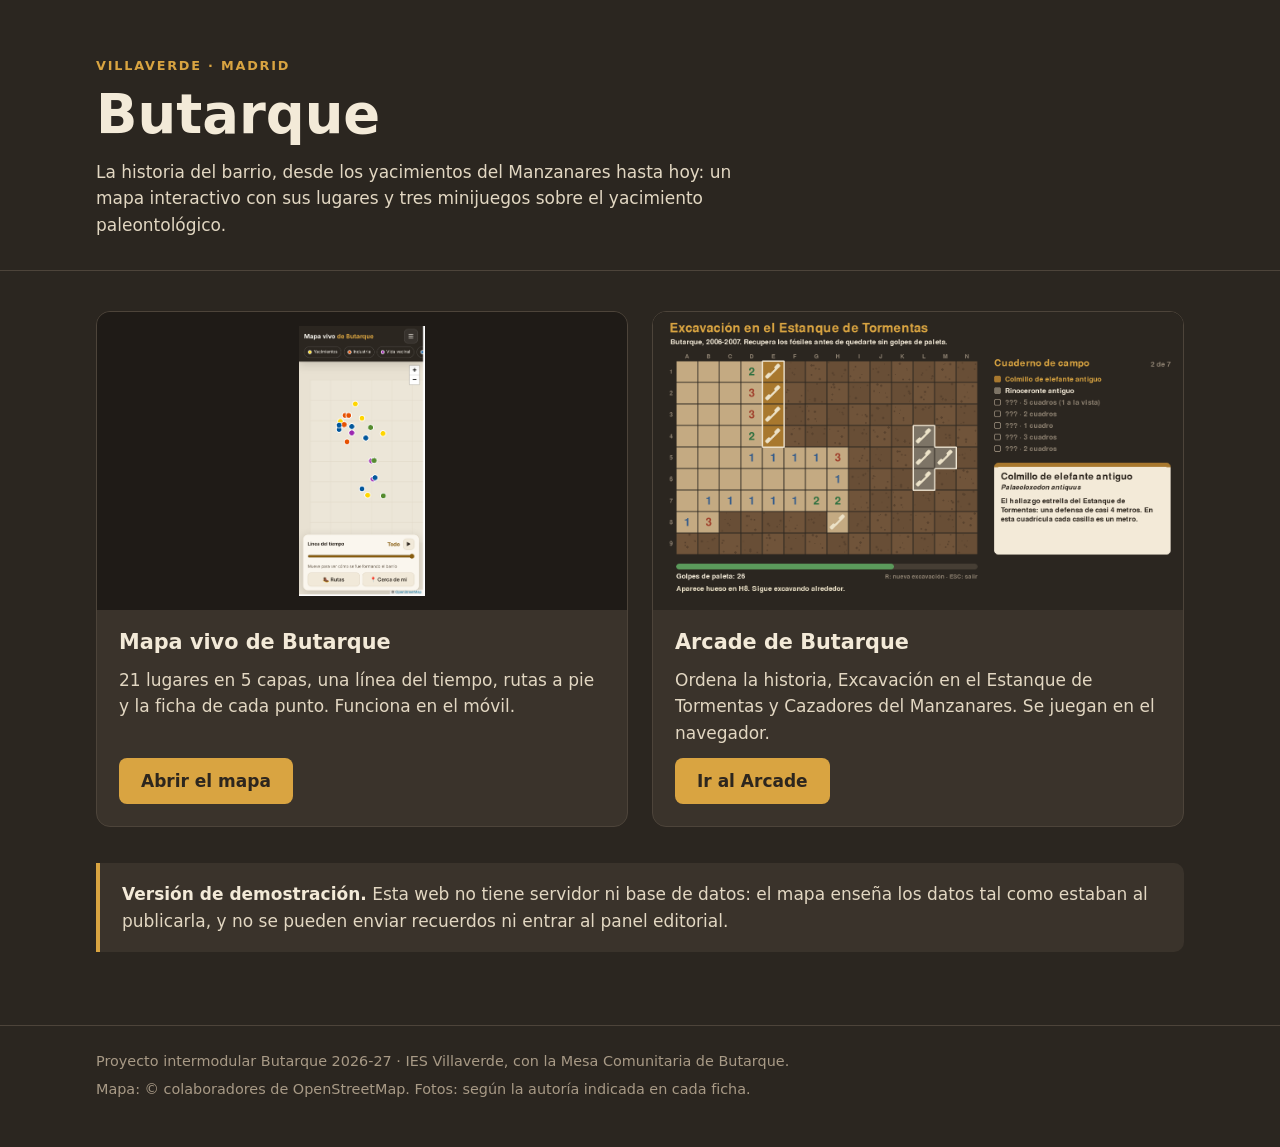
<file: index.html>
<!doctype html>
<html lang="es">
<head>
<meta charset="utf-8">
<meta name="viewport" content="width=device-width, initial-scale=1">
<title>Butarque</title>
<meta name="description" content="La historia del barrio de Butarque (Villaverde, Madrid): un mapa interactivo y tres minijuegos.">
<meta name="theme-color" content="#2b2620">
<link rel="icon" href="mapa/iconos/icono-192.png">
<style>
  :root {
    --fondo: #2b2620;
    --fondo-2: #3a332b;
    --papel: #f3ead8;
    --tinta: #2d261e;
    --ocre: #d9a441;
    --gris: #a89a86;
    --borde: #4d443a;
  }
  * { box-sizing: border-box; }
  body {
    margin: 0;
    background: var(--fondo);
    color: var(--papel);
    font: 17px/1.55 system-ui, -apple-system, "Segoe UI", Roboto, sans-serif;
  }
  .contenedor { max-width: 1120px; margin: 0 auto; padding: 0 16px; }

  header { padding: 56px 0 32px; border-bottom: 1px solid var(--borde); }
  .antetitulo {
    color: var(--ocre); letter-spacing: .14em; text-transform: uppercase;
    font-size: .8rem; font-weight: 700; margin: 0 0 10px;
  }
  h1 { font-size: clamp(2.1rem, 5vw, 3.4rem); line-height: 1.05; margin: 0 0 16px; }
  .entradilla { max-width: 62ch; color: #e2d7c2; margin: 0; }

  main.contenedor { padding-top: 40px; padding-bottom: 56px; }
  .piezas {
    display: grid; gap: 24px;
    grid-template-columns: repeat(auto-fit, minmax(300px, 1fr));
  }
  .pieza {
    background: var(--fondo-2); border: 1px solid var(--borde); border-radius: 14px;
    overflow: hidden; display: flex; flex-direction: column;
  }
  .pieza img {
    display: block; width: 100%; aspect-ratio: 16 / 9; object-fit: cover; object-position: top;
    background: #1f1b17;
  }
  .pieza img.movil { object-fit: contain; padding: 14px 0; }
  .cuerpo { padding: 20px 22px 22px; display: flex; flex-direction: column; gap: 12px; flex: 1; }
  .pieza h2 { font-size: 1.3rem; line-height: 1.2; margin: 0; }
  .pieza p { margin: 0; color: #e2d7c2; }
  .abrir {
    margin-top: auto; align-self: flex-start;
    background: var(--ocre); color: var(--tinta); text-decoration: none; font-weight: 700;
    padding: 10px 22px; border-radius: 8px;
  }
  .abrir:hover, .abrir:focus-visible { background: #e8b95c; }
  .abrir:focus-visible { outline: 3px solid var(--papel); outline-offset: 2px; }

  .nota {
    margin-top: 36px; padding: 18px 22px; border-left: 4px solid var(--ocre);
    background: var(--fondo-2); border-radius: 0 10px 10px 0; color: #e2d7c2;
  }
  .nota strong { color: var(--papel); }

  footer { border-top: 1px solid var(--borde); padding: 24px 0 40px; color: var(--gris); font-size: .9rem; }
  footer p { margin: 0 0 6px; }
</style>
</head>
<body>
  <header>
    <div class="contenedor">
      <p class="antetitulo">Villaverde · Madrid</p>
      <h1>Butarque</h1>
      <p class="entradilla">
        La historia del barrio, desde los yacimientos del Manzanares hasta hoy: un mapa interactivo
        con sus lugares y tres minijuegos sobre el yacimiento paleontológico.
      </p>
    </div>
  </header>

  <main class="contenedor">
    <div class="piezas">
      <article class="pieza">
        <img class="movil" src="img/mapa.png" alt="El Mapa vivo en un móvil, con los puntos de colores sobre el barrio">
        <div class="cuerpo">
          <h2>Mapa vivo de Butarque</h2>
          <p>21 lugares en 5 capas, una línea del tiempo, rutas a pie y la ficha de cada punto. Funciona en el móvil.</p>
          <a class="abrir" href="mapa/">Abrir el mapa</a>
        </div>
      </article>
      <article class="pieza">
        <img src="arcade/img/excavacion.png" alt="Cuadrícula de excavación con un colmillo destapado y el cuaderno de campo">
        <div class="cuerpo">
          <h2>Arcade de Butarque</h2>
          <p>Ordena la historia, Excavación en el Estanque de Tormentas y Cazadores del Manzanares. Se juegan en el navegador.</p>
          <a class="abrir" href="arcade/">Ir al Arcade</a>
        </div>
      </article>
    </div>

    <p class="nota">
      <strong>Versión de demostración.</strong> Esta web no tiene servidor ni base de datos: el mapa enseña
      los datos tal como estaban al publicarla, y no se pueden enviar recuerdos ni entrar al panel editorial.
    </p>
  </main>

  <footer>
    <div class="contenedor">
      <p>Proyecto intermodular Butarque 2026-27 · IES Villaverde, con la Mesa Comunitaria de Butarque.</p>
      <p>Mapa: © colaboradores de OpenStreetMap. Fotos: según la autoría indicada en cada ficha.</p>
    </div>
  </footer>
</body>
</html>
</file>
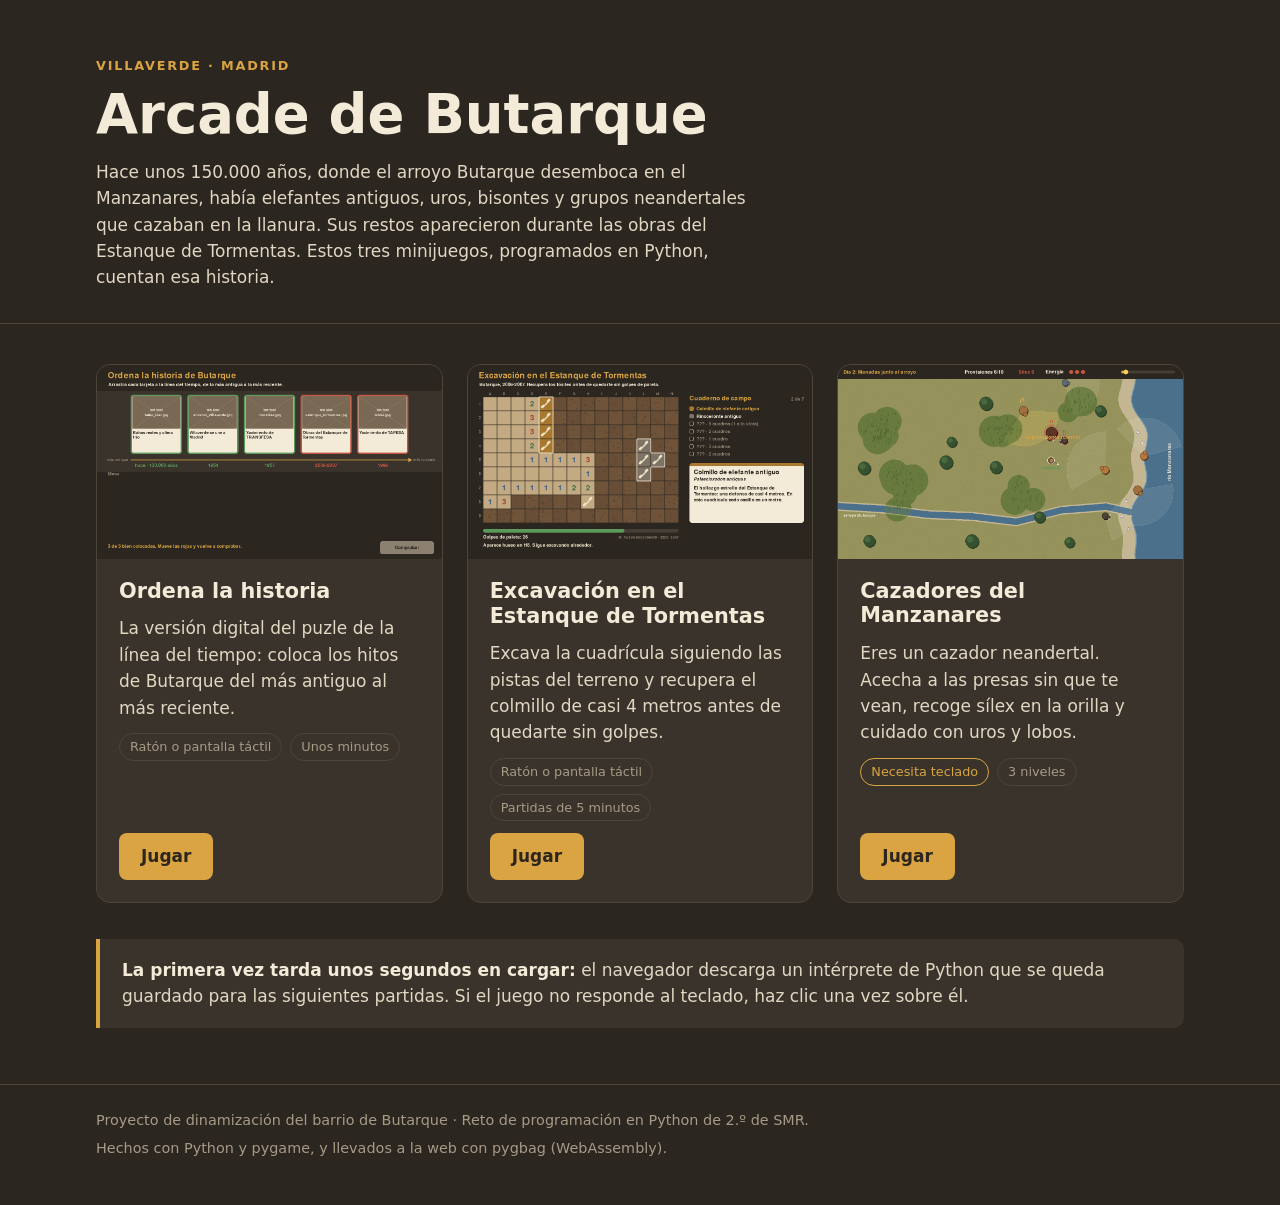
<file: arcade/index.html>
<!doctype html>
<html lang="es">
<head>
<meta charset="utf-8">
<meta name="viewport" content="width=device-width, initial-scale=1">
<title>Arcade de Butarque</title>
<meta name="description" content="Tres minijuegos sobre el yacimiento paleontológico de Butarque (Villaverde, Madrid), programados en Python.">
<style>
  :root {
    --fondo: #2b2620;
    --fondo-2: #3a332b;
    --papel: #f3ead8;
    --tinta: #2d261e;
    --ocre: #d9a441;
    --gris: #a89a86;
    --verde: #5b9a5b;
    --borde: #4d443a;
  }
  * { box-sizing: border-box; }
  body {
    margin: 0;
    background: var(--fondo);
    color: var(--papel);
    font: 17px/1.55 system-ui, -apple-system, "Segoe UI", Roboto, sans-serif;
  }
  .contenedor { max-width: 1120px; margin: 0 auto; padding: 0 16px; }

  header { padding: 56px 0 32px; border-bottom: 1px solid var(--borde); }
  .antetitulo {
    color: var(--ocre); letter-spacing: .14em; text-transform: uppercase;
    font-size: .8rem; font-weight: 700; margin: 0 0 10px;
  }
  h1 { font-size: clamp(2.1rem, 5vw, 3.4rem); line-height: 1.05; margin: 0 0 16px; }
  .entradilla { max-width: 62ch; color: #e2d7c2; margin: 0; }

  main.contenedor { padding-top: 40px; padding-bottom: 56px; }
  .juegos {
    display: grid; gap: 24px;
    grid-template-columns: repeat(auto-fit, minmax(300px, 1fr));
  }
  .juego {
    background: var(--fondo-2); border: 1px solid var(--borde); border-radius: 14px;
    overflow: hidden; display: flex; flex-direction: column;
  }
  .juego img { display: block; width: 100%; aspect-ratio: 16 / 9; object-fit: cover; background: #1f1b17; }
  .cuerpo { padding: 20px 22px 22px; display: flex; flex-direction: column; gap: 12px; flex: 1; }
  .juego h2 { font-size: 1.3rem; line-height: 1.2; margin: 0; }
  .juego p { margin: 0; color: #e2d7c2; }
  .etiquetas { display: flex; flex-wrap: wrap; gap: 8px; list-style: none; padding: 0; margin: 0; }
  .etiquetas li {
    font-size: .8rem; padding: 3px 10px; border-radius: 999px;
    border: 1px solid var(--borde); color: var(--gris);
  }
  .etiquetas li.aviso { border-color: var(--ocre); color: var(--ocre); }
  .jugar {
    margin-top: auto; align-self: flex-start;
    background: var(--ocre); color: var(--tinta); text-decoration: none; font-weight: 700;
    padding: 10px 22px; border-radius: 8px;
  }
  .jugar:hover, .jugar:focus-visible { background: #e8b95c; }
  .jugar:focus-visible { outline: 3px solid var(--papel); outline-offset: 2px; }

  .nota {
    margin-top: 36px; padding: 18px 22px; border-left: 4px solid var(--ocre);
    background: var(--fondo-2); border-radius: 0 10px 10px 0; color: #e2d7c2;
  }
  .nota strong { color: var(--papel); }

  footer { border-top: 1px solid var(--borde); padding: 24px 0 40px; color: var(--gris); font-size: .9rem; }
  footer p { margin: 0 0 6px; }
</style>
</head>
<body>
  <header>
    <div class="contenedor">
      <p class="antetitulo">Villaverde · Madrid</p>
      <h1>Arcade de Butarque</h1>
      <p class="entradilla">
        Hace unos 150.000 años, donde el arroyo Butarque desemboca en el Manzanares, había elefantes antiguos,
        uros, bisontes y grupos neandertales que cazaban en la llanura. Sus restos aparecieron durante las obras
        del Estanque de Tormentas. Estos tres minijuegos, programados en Python, cuentan esa historia.
      </p>
    </div>
  </header>

  <main class="contenedor">
    <div class="juegos">
      <article class="juego">
        <img src="img/ordena.png" alt="Tarjetas de hitos colocadas sobre una línea del tiempo, marcadas en verde y rojo">
        <div class="cuerpo">
          <h2>Ordena la historia</h2>
          <p>La versión digital del puzle de la línea del tiempo: coloca los hitos de Butarque del más antiguo al más reciente.</p>
          <ul class="etiquetas"><li>Ratón o pantalla táctil</li><li>Unos minutos</li></ul>
          <a class="jugar" href="ordena/">Jugar</a>
        </div>
      </article>

      <article class="juego">
        <img src="img/excavacion.png" alt="Cuadrícula de excavación con un colmillo destapado y el cuaderno de campo">
        <div class="cuerpo">
          <h2>Excavación en el Estanque de Tormentas</h2>
          <p>Excava la cuadrícula siguiendo las pistas del terreno y recupera el colmillo de casi 4 metros antes de quedarte sin golpes.</p>
          <ul class="etiquetas"><li>Ratón o pantalla táctil</li><li>Partidas de 5 minutos</li></ul>
          <a class="jugar" href="excavacion/">Jugar</a>
        </div>
      </article>

      <article class="juego">
        <img src="img/cazadores.png" alt="Vista cenital de la llanura con el río Manzanares, animales y sus conos de visión">
        <div class="cuerpo">
          <h2>Cazadores del Manzanares</h2>
          <p>Eres un cazador neandertal. Acecha a las presas sin que te vean, recoge sílex en la orilla y cuidado con uros y lobos.</p>
          <ul class="etiquetas"><li class="aviso">Necesita teclado</li><li>3 niveles</li></ul>
          <a class="jugar" href="cazadores/">Jugar</a>
        </div>
      </article>
    </div>

    <div class="nota">
      <strong>La primera vez tarda unos segundos en cargar:</strong> el navegador descarga un intérprete de Python
      que se queda guardado para las siguientes partidas. Si el juego no responde al teclado, haz clic una vez sobre él.
    </div>
  </main>

  <footer>
    <div class="contenedor">
      <p>Proyecto de dinamización del barrio de Butarque · Reto de programación en Python de 2.º de SMR.</p>
      <p>Hechos con Python y pygame, y llevados a la web con pygbag (WebAssembly).</p>
    </div>
  </footer>
</body>
</html>
</file>
